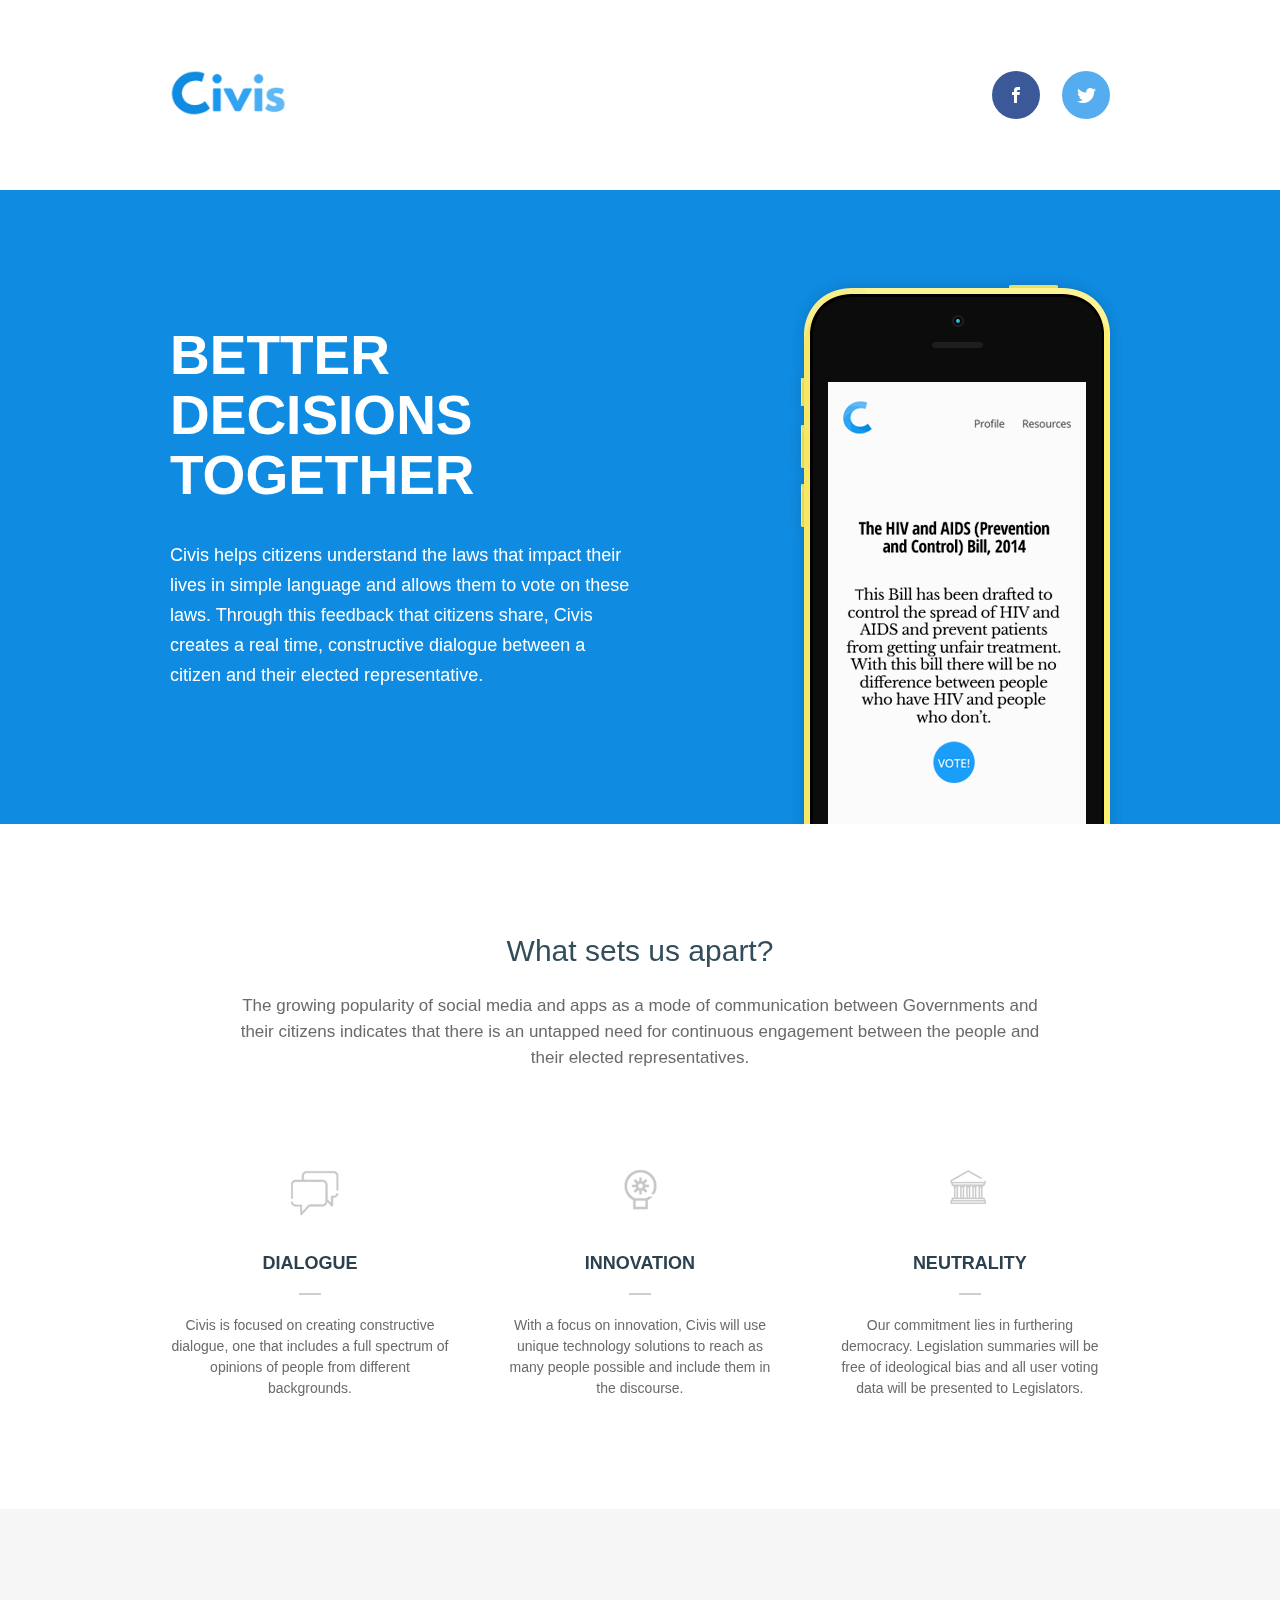
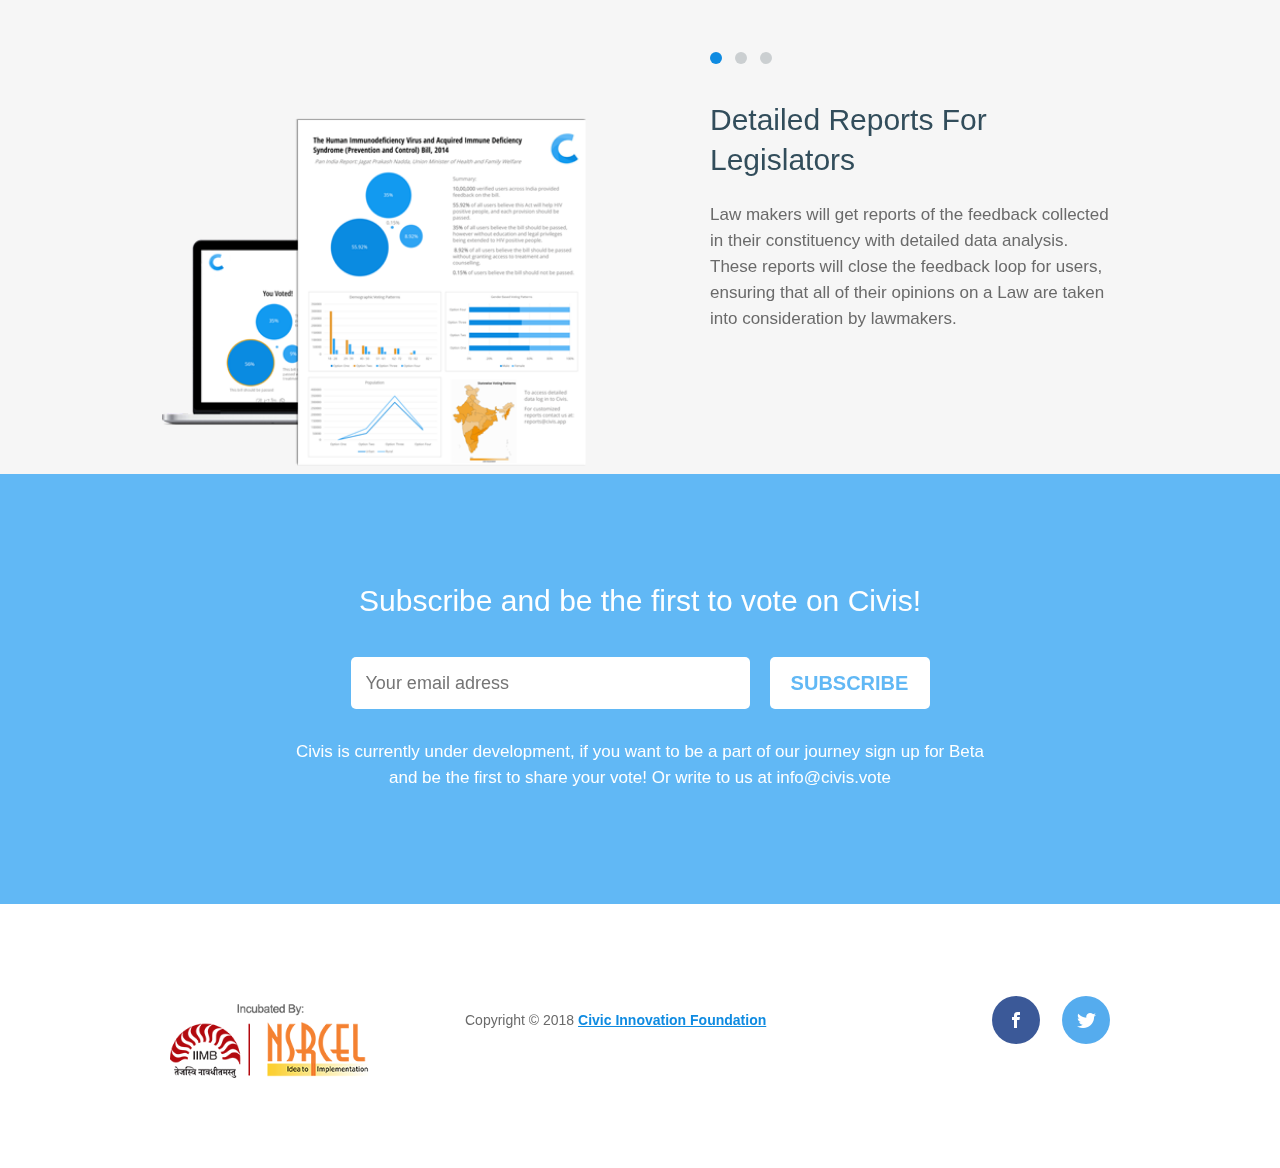
<file: index.html>
<!DOCTYPE HTML>
<html>

<head>
    <meta charset="utf-8">
    <meta name="viewport" content="width=device-width, initial-scale=1">
    <meta name="description" content="">
    <meta name="google-site-verification" content="eruILdauIBqArJfN9y2ay7Apqf8Yb0pgQo76jq3D-NA" />
    <!-- Global site tag (gtag.js) - Google Analytics -->
    <script async src="https://www.googletagmanager.com/gtag/js?id=UA-114435812-1"></script>
    <script>
        window.dataLayer = window.dataLayer || [];
        function gtag() { dataLayer.push(arguments); }
        gtag('js', new Date());

        gtag('config', 'UA-114435812-1');
    </script>
    <title>Civis.Vote</title>
    <link rel="shortcut icon" href="favicon.ico">
    <link rel="stylesheet" href="style.css">
    <!--[if lt IE 9]><script src="js/html5.js"></script><![endif]-->
</head>

<body class="no-js">
    <section class="main">
        <header>
            <div class="wrap">
                <div class="logo">
                    <a href="/">
                        <img src="upload/logo.png" width="117" height="26" alt="Civis">
                    </a>
                </div>
                <!-- logo -->
                <div class="social">
                    <ul class="clearfix">
                        <li>
                            <a class="social-facebook" href="https://www.facebook.com/Civis.Vote/" title="facebook">Facebook</a>
                        </li>
                        <li>
                            <a class="social-twitter" href="https://twitter.com/Civis_Vote" title="twitter">Twitter</a>
                        </li>
                    </ul>
                </div>
                <!--social -->
            </div>
            <!-- wrap -->
        </header>
          <section class="promo">
            <div class="wrap">
                <div class="promo-text">
                    <div class="promo-title">BETTER DECISIONS TOGETHER</div>
                    <p>Civis helps citizens understand the laws that impact their lives in simple language and allows them to
                        vote on these laws. Through this feedback that citizens share, Civis creates a real time, constructive
                        dialogue between a citizen and their elected representative.</p>
                </div>
                <!-- promo-text -->
                <img src="upload/promo.png" width="333" height="551" alt="">
            </div>
            <!-- wrap -->
        </section>
        <!-- promo -->
        <section class="simple">
            <div class="wrap">
                <h1>What sets us apart?</h1>
                <p>The growing popularity of social media and apps as a mode of communication between Governments and their
                    citizens indicates that there is an untapped need for continuous engagement between the people and their
                    elected representatives.</p>
            </div>
            <!-- wrap -->
        </section>
        <!-- simple -->
        <section class="features">
            <div class="wrap">
                <div class="features-columns clearfix">
                    <div class="feature">
                        <div class="ico-help"></div>
                        <h4>DIALOGUE</h4>
                        <p>Civis is focused on creating constructive dialogue, one that includes a full spectrum of opinions
                            of people from different backgrounds.</p>
                    </div>
                    <!-- feature -->
                    <div class="feature">
                        <div class="ico-like"></div>
                        <h4>INNOVATION</h4>
                        <p>With a focus on innovation, Civis will use unique technology solutions to reach as many people possible
                            and include them in the discourse.</p>
                    </div>
                    <!-- feature -->
                    <div class="feature">
                        <div class="ico-present"></div>
                        <h4>NEUTRALITY</h4>
                        <p>Our commitment lies in furthering democracy. Legislation summaries will be free of ideological bias
                            and all user voting data will be presented to Legislators.</p>
                    </div>
                    <!-- feature -->
                </div>
                <!-- features-columns -->
            </div>
            <!-- wrap -->
        </section>
        <!-- features -->
        <section class="tabsblock">
            <div class="wrap">
                <div class="tab">
                    <ul class="tabs clearfix">
                        <li class="active"></li>
                        <li></li>
                        <li></li>
                    </ul>
                    <!-- tabs -->
                    <div class="box visible">
                        <div class="box-text">
                            <h3>Detailed Reports For Legislators</h3>
                            <p>Law makers will get reports of the feedback collected in their constituency with detailed data
                                analysis. These reports will close the feedback loop for users, ensuring that all of their
                                opinions on a Law are taken into consideration by lawmakers.</p>
                        </div>
                        <img src="upload/tabs1.png" width="437" height="459" alt="Detailed Reports For Legislators">
                    </div>
                    <!-- box -->
                    <div class="box">
                        <div class="box-text">
                            <h3>Empowering Citizens</h3>
                            <p>Users can monitor how their legislators have voted by topic, legislation and time frame - in
                                comparison to their own votes. They can also see how other citizens have voted, ensuring
                                that no voice goes unrecognised.</p>
                        </div>
                        <img src="upload/tabs2.png" width="437" height="459" alt="Empowering Citizens">
                    </div>
                    <!-- box -->
                    <div class="box">
                        <div class="box-text">
                            <h3>User Friendly</h3>
                            <p>Legislation and laws can be daunting, Civis makes it simple and easy to understand for everyone,
                                making the voting process a fun one!</p>
                        </div>
                        <img src="upload/tabs3.png" width="437" height="459" alt="Empowering Citizens">
                    </div>
                    <!-- box -->
                </div>
                <!-- tab -->
            </div>
            <!-- wrap -->
        </section>
        <!--  -->
        <section class="subscribe">
            <div class="wrap">
                <div class="subscribe-title">Subscribe and be the first to vote on Civis!</div>
                <div class="subscribe-form clearfix">
                    <form>
                        <input type="email" placeholder="Your email adress" class="subscribe-email">
                        <input type="button" value="Subscribe" class="subscribe-button">
                    </form>
                </div>
                <!-- subscribe-form -->
                <div class="subscribe-note">Civis is currently under development, if you want to be a part of our journey sign up for Beta
                    <br>and be the first to share your vote! Or write to us at info@civis.vote</div>
            </div>
            <!-- wrap -->
        </section>
        <!-- subscribe -->
        <footer>
            <div class="wrap">
                <div class="logo">
                    <a href="http://www.nsrcel.org/">
                        <img src="upload/nsrcel-logo-1.png" width="200" height="44" alt="Incubated By: NSRCEL" img("upload/nsrcel-logo-1.png").paddingTop="10px">
                    </a>
                </div>
                <!-- logo -->
                <div class="copy">
                    <p>Copyright &copy; 2018
                        <a href="#">Сivic Innovation Foundation</a>
                    </p>
                </div>
                <!-- copy -->
                <div class="social">
                    <ul class="clearfix">
                        <li>
                            <a class="social-facebook" href="https://www.facebook.com/Civis.Vote/" title="facebook">Facebook</a>
                        </li>
                        <li>
                            <a class="social-twitter" href="https://twitter.com/Civis_Vote" title="twitter">Twitter</a>
                        </li>
                    </ul>
                </div>
                <!--social -->
            </div>
            <!-- wrap -->
        </footer>
    </section>
    <!-- main -->
    <script src="js/jquery.js"></script>
    <script src="js/library.js"></script>
    <script src="js/script.js"></script>
    <script src="js/retina.js"></script>
</body>

</html>
</file>
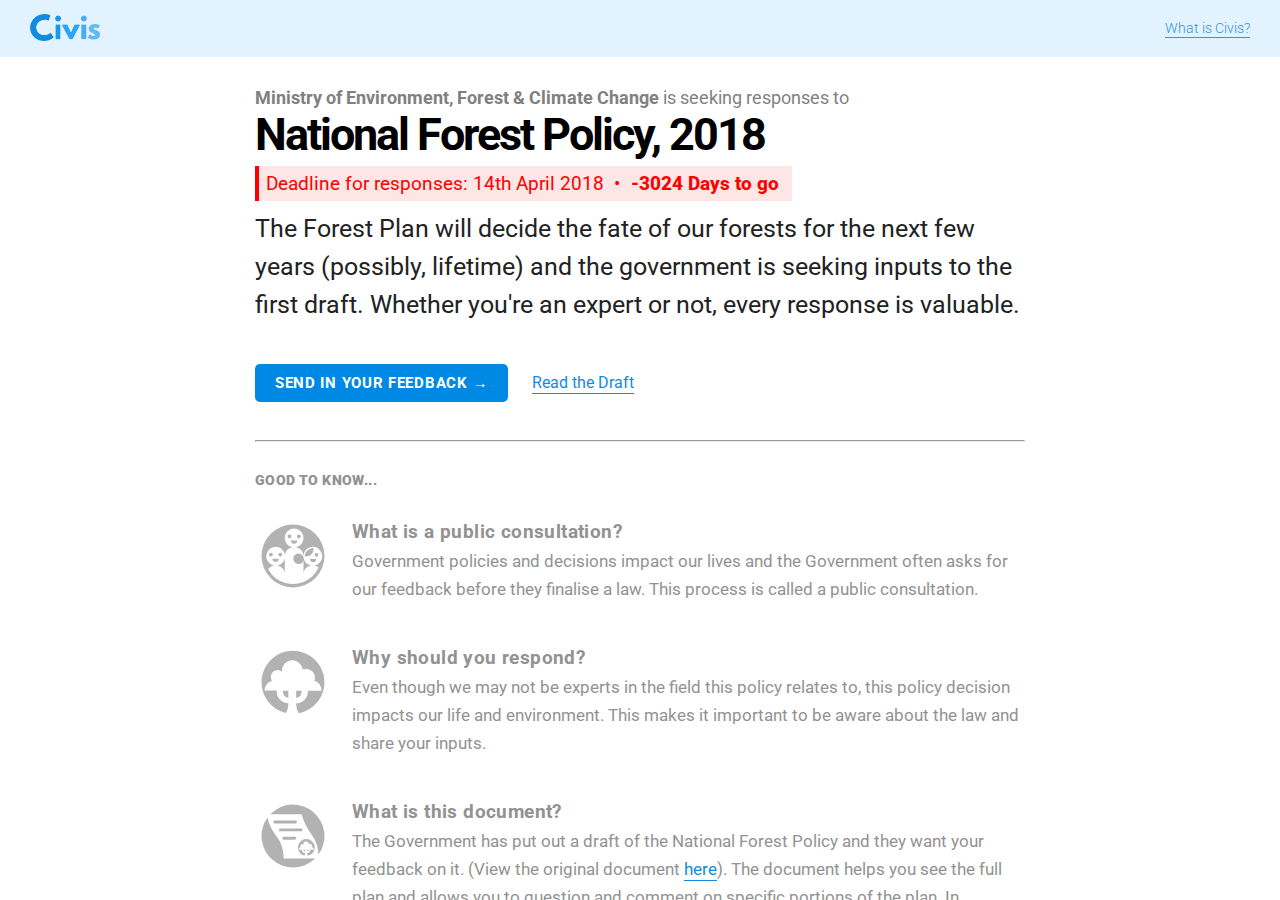
<file: nfp2018.html>
<html lang="en">

<head>
  <meta charset="utf-8">
  <meta name="viewport" content="width=device-width, initial-scale=1">
  <meta name="description" content="">
  <meta name="google-site-verification" content="eruILdauIBqArJfN9y2ay7Apqf8Yb0pgQo76jq3D-NA" />
  <!-- Global site tag (gtag.js) - Google Analytics -->
  <script async src="https://www.googletagmanager.com/gtag/js?id=UA-114435812-1"></script>
  <script>
    window.dataLayer = window.dataLayer || [];
    function gtag() { dataLayer.push(arguments); }
    gtag('js', new Date());

    gtag('config', 'UA-114435812-1');
  </script>

  <link href="https://fonts.googleapis.com/css?family=Roboto:300,400,700,900" rel="stylesheet">
  <style>
    * {
      box-sizing: border-box;
    }

    body {
      font-family: 'Roboto', sans-serif;
      margin: 0;
      padding: 0;
      height: 100%;
    }

    .column {
      width: 100%;
      float: left;
      margin: 0 auto;
    }

    .column.description {
      background-color: white;
      position: fixed;
      height: 100%;
      visibility: visible;
      overflow: scroll;
    }

    .overlay {
      padding: 30px;
      max-width: 830px;
      margin: 0 auto;
    }

    .logo {
      width: 70px;
      margin: 4px 30px 4px 20px;
      float: left;
    }
    #logo-header{
      background-color:#e2f2ff;
      padding: 10px;
      height: 57px;
    }

    h1 {
      font-size: 3rem;
      letter-spacing: -2px;
      margin: 0px 0px 0px 0px;
      font-size: 2.8rem;
    }

    .title {
      font-size: 18px;
      color:#808080;
    }

    #page-content {
      max-width: 900px;
      margin: auto;
      padding: 20px;
    }

    .deadline {
      font-size: 1.2rem;
      color: red;
      display: inline-block;
      margin: 5px 0px 5px 0px;
      line-height: 35px;
      border-left: 4px solid red;
      padding: 0px 7px;
      background: #ffe6e6;
    }

    h3 {
      margin-bottom: 0;
      letter-spacing: 0.4px;
      color: #929292;
    }

    p {
      font-size: 17px;
      line-height: 28px;
      margin: 4px 0 40px;
      color: #929292;
    }

    .emphasis {
      padding: 2px 6px;
      font-weight: 800;
    }

    a {
      color: #0F8BE1;
      text-underline-position: under;
    }

    #goto-form {
      display: inline-block;
      padding: 10px 20px;
      color: white;
      text-transform: uppercase;
      font-size: 15px;
      font-weight: 700;
      cursor: pointer;
      background: #0089e4;
      border-radius: 5px;
      letter-spacing: 0.7px;
      /* float: right; */
      margin-bottom: 30px;
    }
    #goto-form:hover{
      background: #0063a5;
    }
    .header-link{
      float: right;
      margin: 10px 20px 4px 20px;
      font-size: 14px;
      font-weight: 300;
      color: #3296dc;
    }
    #big-note{
      line-height: 38px;
      font-size: 25px;
      color: #222;
    }
    .icon{
      width: 70px;
      float: left;
      margin-right: 20px;
      opacity: 0.7;
    }
    .top-align{
      vertical-align: top;
    }
    }
    @media only screen and (min-width: 320px) and (max-width: 480px) {
      .column {
        width: 100%;
        height: 100vh;
        float: left
      }

      .header {
        padding: 20px;
      }

      .title {
        font-size: 1rem;
      }
      h1{
        font-size: 1.9rem;
        letter-spacing: 0px;
        line-height: 33px;
        margin-top: 10px;
      }
      h2{

      }
      h3{
        font-size: 1rem;
        letter-spacing: 0.9px;
      }
      p {
        font-size: 1rem;
        line-height: 23px;
        margin: 2px 0 40px;
      }
      .deadline{
        line-height: 25px;
        margin: 10px 0px 10px 0px;
        font-size: 18px;
        padding: 9px;
      }
      #big-note {
        line-height: 29px;
        font-size: 21px;
      }
      #goto-form{
        width: 100%;
        text-align: center;
      }
      .read-draft{
        text-align: center;
        display: block;
        margin: 0px 0px 30px 0px;
      }
    }
  </style>
</head>

<body>
  <div class="column description" id="description">
    <div id='logo-header'>
      <img class="logo" src="upload/logo2x.png" alt="Civis - BETTER DECISIONS TOGETHER"/>
      <a class="header-link" href='http://www.civis.vote' target="_blank">What is Civis?</a>
    </div>
    <div class="overlay">
      <div class="title"><b>Ministry of Environment, Forest &amp; Climate Change</b> is seeking responses to</div>
      <h1>National Forest Policy, 2018</h1>
      <div class="deadline">Deadline for responses: 14th April 2018&nbsp;&nbsp;&bull;
      <span class='emphasis'>
          <span style='font-weight:800;'><span id="days-remaining"></span> Days to go</span></span>
      </div>
      <p id='big-note'>The Forest Plan will decide the fate of our forests for the next few years (possibly, lifetime) and the government is seeking inputs to the first draft. Whether you're an expert or not, every response is valuable.</p>

      <div id='goto-form'>Send in your feedback&nbsp;&rarr;</div>
      <a class='read-draft' style='margin-left:20px;' target="_blank" href='http://www.moef.nic.in/sites/default/files/Inviting%20comments%20from%20all%20concerned%20stakeholders%20on%20Draft%20National%20Forest%20Policy%202018_1.pdf'>Read the Draft</a>

      <hr/>
      <h3 style='text-transform:uppercase;font-size: 14px;margin: 30px 0px;font-weight: 900;'>Good to know...</h3>

      <table>
        <tr>
          <td class='top-align'><img class='icon' src='upload/1.svg'/></td>
          <td>
            <h3>What is a public consultation?</h3>
            <p>Government policies and decisions impact our lives and the Government often asks for our feedback before they finalise a law. This process is called a public consultation.</p>
          </td>
        </tr>

        <tr>
        <td class='top-align'><img class='icon' src='upload/2.svg'/></td>
        <td>
          <h3>Why should you respond?</h3>
          <p>Even though we may not be experts in the field this policy relates to, this policy decision impacts our life and environment.
            This makes it important to be aware about the law and share your inputs.
          </p>
        </td>
        </tr>

        <tr>
        <td class='top-align'><img class='icon' src='upload/3.svg'/></td>
        <td>
        <h3>What is this document?</h3>
        <p>
          The Government has put out a draft of the National Forest Policy and they want your feedback on it. (View the original document
          <a href="./resources/dnfp2018.pdf">here</a>). The document helps you see the full plan and allows you to question and comment on specific portions of
          the plan. In addition, we have put together a simple version of the plan that you can submit your feedback on and
          we have a
          <a href="https://www.facebook.com/groups/1042698099204934/about/">forum on Facebook</a> where you can participate in a detailed discussion on it.
        </p>
        </td>
        </tr>

      </table>

    </div>
  </div>
  <div class="column form">
    <iframe src="https://docs.google.com/forms/d/e/1FAIpQLSdHKzLnLinirLdj9WW1db57CKc2IG6bW0GejNrn8vQD8r7QfA/viewform?embedded=true"
      width="100%" height="100%" style="display: block;" frameborder="0" marginheight="0" marginwidth="0">Loading...</iframe>
  </div>
  <script>
    document.addEventListener("DOMContentLoaded", function (event) {
      let expiryDate = new Date('14 APR 2018');
      let daysRemaining = Math.floor((expiryDate.getTime() - Date.now()) / 1000 / 60 / 60 / 24);
      document.querySelector('#days-remaining').innerHTML = daysRemaining.toString();

      document.querySelector('#goto-form').addEventListener('click', function () {
        document.querySelector('#description').style.visibility = 'hidden';
        ga('send', {
          hitType: 'event',
          eventCategory: 'Button',
          eventAction: 'goto-form',
          eventLabel: 'NFP2018'
        });
      });
    });
  </script>
</body>

</html>
</file>
<file: style.css>
/* reset -------------------------- */
html,
body,
div,
ul,
ol,
li,
dl,
dt,
dd,
h1,
h2,
h3,
h4,
h5,
h6,
pre,
form,
dfn,
del,
p,
blockquote,
fieldset,
input,
textarea,
select,
article,
aside,
details,
figcaption,
figure,
footer,
header,
hgroup,
nav,
section,
button,
canvas,
video {
  margin: 0;
  padding: 0;
}
h1,
h2,
h3,
h4,
h5,
h6,
pre,
code,
address,
caption,
cite,
code,
th,
dfn,
del {
  font-weight: normal;
  font-style: normal;
}
ul,
ol {
  list-style: none;
}
fieldset,
img {
  border: none;
}
caption,
th {
  text-align: left;
}
table {
  border-collapse: collapse;
  border-spacing: 0;
}
input[type="button"],
input[type="submit"],
input[type="reset"],
button {
  cursor: pointer;
  line-height: normal;
}
button,
input {
  line-height: normal;
}
input[type="hidden"],
[hidden],
.hidden {
  display: none;
}
textarea {
  overflow: auto;
  resize: none;
}
article,
aside,
details,
figcaption,
figure,
footer,
header,
nav,
section,
.clearfix {
  display: block;
}
audio,
canvas,
video {
  display: inline-block;
}
a > img {
  vertical-align: bottom;
}
strong,
b {
  font-weight: bold;
}
em,
i {
  font-style: italic;
}
del {
  text-decoration: line-through;
}
:focus {
  outline: none;
}

/* tools -------------------------- */
.clear {
  clear: both;
  display: block;
  line-height: 0;
  height: 0;
  font-size: 0;
}
.clearfix:after,
.wrap:after,
aside:after,
section:after,
article:after,
.text:after {
  content: ".";
  display: block;
  clear: both;
  visibility: hidden;
  line-height: 0;
  height: 0;
  font-size: 0;
}
.align-left {
  float: left !important;
}
.align-right {
  float: right !important;
}
.overflow-hidden {
  overflow: hidden;
  display: block;
}

/* common -------------------------- */
html {
  height: 100%;
  background: #ffffff;
}
body {
  height: 100%;
  font: 17px/26px "Helvetica Neue", Helvetica, Arial, sans-serif;
  color: #6a6a6a;
  -webkit-font-smoothing: antialiased;
  -webkit-backface-visibility: hidden;
  backface-visibility: hidden;
}
.main {
  min-height: 100%;
  overflow: hidden;
  -moz-box-sizing: border-box;
  -webkit-box-sizing: border-box;
  box-sizing: border-box;
}
.wrap {
  margin: 0 auto;
  max-width: 940px;
  padding: 0 30px;
}
a {
  color: #0096ff;
  cursor: pointer;
  -moz-transition: color 0.15s linear;
  -o-transition: color 0.15s linear;
  -webkit-transition: color 0.15s linear;
  transition: color 0.15s linear;
}
a:hover {
  color: #1e85a7;
}
.error {
  color: #ff0000 !important;
  border-color: #ff0000 !important;
}

.success {
  color: #00cc00 !important;
  border-color: #00cc00 !important;
}

.disabled {
  color: #999999 !important;
  border-color: #999999 !important;
  cursor: default !important;
}
.social li a,
.ico-help,
.ico-like,
.ico-present,
.istore a:after {
  background: url(images/sprite.png) no-repeat 0 0;
}
h1,
h2,
h3,
h4,
h5,
h6 {
  color: #324d5b;
}
h1,
h2,
h3 {
  font-size: 30px;
  line-height: 40px;
  margin: 0 0 22px;
}
img {
  max-width: 100%;
  height: auto;
}

/* header -------------------------- */
header {
  padding: 69px 0;
}
header .logo {
  float: left;
}
header .logo a {
  display: inline-block;
}
.social {
  float: right;
  padding: 2px 0;
}
.social li {
  float: left;
  margin: 0 0 0 22px;
}
.social li a {
  display: block;
  width: 48px;
  height: 48px;
  text-indent: -9999px;
  background-color: #3b5998;
  -moz-border-radius: 50%;
  -webkit-border-radius: 50%;
  border-radius: 50%;
  -moz-transition: background-color 0.2s linear;
  -o-transition: background-color 0.2s linear;
  -webkit-transition: background-color 0.2s linear;
  transition: background-color 0.2s linear;
}
.social li a.social-facebook {
  background-position: 0 0;
}
.social li a.social-facebook:hover {
  background-color: #4f6aa3;
}
.social li a.social-facebook:active {
  background-color: #355089;
}
.social li a.social-twitter {
  background-position: -50px 0;
  background-color: #55acee;
}
.social li a.social-twitter:hover {
  background-color: #66b4f0;
}
.social li a.social-twitter:active {
  background-color: #4c9ad6;
}
.social li a.social-googleplus {
  background-position: -100px 0;
  background-color: #dd4b39;
}
.social li a.social-googleplus:hover {
  background-color: #e05d4d;
}
.social li a.social-googleplus:active {
  background-color: #c64333;
}

/* footer -------------------------- */
footer {
  padding: 90px 0;
}
footer .logo {
  float: left;
  margin: 0 95px 0 0;
}
footer .logo img {
  display: block;
}
.istore {
  float: left;
  position: relative;
  line-height: 36px;
  text-align: center;
  margin: 8px 62px 8px 0;
}
.istore a {
  position: relative;
  display: inline-block;
  line-height: 36px;
  font-size: 14px;
  padding: 0 0 0 47px;
}
.istore a:after {
  content: "";
  position: absolute;
  left: 0;
  top: 0;
  background-color: #61b8f5;
  background-position: -150px 0;
  width: 36px;
  height: 36px;
  -moz-border-radius: 50%;
  -webkit-border-radius: 50%;
  border-radius: 50%;
  -moz-transition: background-color 0.15s linear;
  -o-transition: background-color 0.15s linear;
  -webkit-transition: background-color 0.15s linear;
  transition: background-color 0.15s linear;
}
.istore:hover:after {
  background-color: #1e85a7;
}
.copy {
  float: left;
  font-size: 14px;
  line-height: 36px;
  margin: 8px 0;
}
.copy a {
  color: #0f8be1;
  font-weight: bold;
}
.copy a:hover {
  color: #318f7e;
}

/* content -------------------------- */
.simple {
  text-align: center;
  padding: 107px 0 95px;
}
.simple p {
  margin: 0 60px 16px;
}
.promo {
  background: #0f8be1;
  color: #ffffff;
}
.promo .wrap {
  position: relative;
  min-height: 634px;
}
.promo-text {
  width: 460px;
  height: 634px;
  display: table-cell;
  vertical-align: middle;
  font-size: 18px;
  line-height: 30px;
}
.promo-text p {
  padding: 35px 0 0;
}
.promo .wrap img {
  position: absolute;
  bottom: 0;
  right: 18px;
}
.promo-title {
  font-size: 55px;
  line-height: 60px;
  font-weight: bold;
}
.promo-button {
  display: inline-block;
  white-space: nowrap;
  height: 52px;
  line-height: 52px;
  font-weight: bold;
  font-size: 20px;
  text-decoration: none;
  padding: 0 30px;
  background: #ffffff;
  text-transform: uppercase;
  -moz-border-radius: 5px;
  -webkit-border-radius: 5px;
  border-radius: 5px;
  -moz-transition: all 0.15s linear;
  -o-transition: all 0.15s linear;
  -webkit-transition: all 0.15s linear;
  transition: all 0.15s linear;
}
.promo-button:hover {
  background-color: #e2f9f5;
  color: #26a5d1;
}
.promo-button:active {
  color: #188bb2;
  background-color: #e2f9f5;
  -moz-box-shadow: inset 0 2px 0 rgba(0, 0, 1, 0.1);
  -webkit-box-shadow: inset 0 2px 0 rgba(0, 0, 1, 0.1);
  box-shadow: inset 0 2px 0 rgba(0, 0, 1, 0.1);
}
.promo-link {
  color: #ffffff;
  font-size: 20px;
  line-height: 52px;
  font-weight: bold;
  margin: 0 0 0 35px;
  text-transform: uppercase;
  white-space: nowrap;
}
.promo-link:hover {
  color: #c9f9f0;
}
.features {
  margin: -25px 0 60px;
}
.features-columns {
  margin: 0 -25px;
}
.feature {
  float: left;
  width: 33.33%;
  text-align: center;
  font-size: 14px;
  line-height: 21px;
  padding: 0 25px;
  margin: 0 0 50px;
  -moz-box-sizing: border-box;
  -webkit-box-sizing: border-box;
  box-sizing: border-box;
}
.feature h4 {
  font-size: 18px;
  line-height: 20px;
  text-transform: uppercase;
  color: #2b414d;
  font-weight: bold;
  position: relative;
  margin: 0 0 42px;
}
.feature h4:after {
  position: absolute;
  bottom: -22px;
  left: 0;
  right: 0;
  margin: 0 auto;
  width: 22px;
  height: 2px;
  background-color: #cbcfd1;
  content: "";
  -moz-transition: all 0.15s linear;
  -o-transition: all 0.15s linear;
  -webkit-transition: all 0.15s linear;
  transition: all 0.15s linear;
}
.feature:hover h4:after {
  background-color: #0f8be1;
}
.ico-help,
.ico-like,
.ico-present {
  width: 64px;
  height: 64px;
  margin: 0 auto 32px;
  background-position: 0 -50px;
}
.ico-like {
  background-position: -100px -50px;
}
.ico-present {
  background-position: -200px -50px;
}
.tabsblock {
  background: #f6f6f6;
}
.tabsblock .wrap {
  position: relative;
  min-height: 565px;
}
.tabsblock .wrap img {
  position: absolute;
  left: 22px;
  bottom: 0;
}
.tab {
  padding-left: 540px;
  width: 400px;
  display: table-cell;
  height: 565px;
  vertical-align: middle;
}
.tabs {
  padding: 0 0 23px;
}
.tabs li {
  width: 12px;
  height: 12px;
  -moz-border-radius: 6px;
  -webkit-border-radius: 6px;
  border-radius: 6px;
  float: left;
  background-color: #cbcfd1;
  margin: 0 13px 13px 0;
  -moz-transition: background-color 0.15s linear;
  -o-transition: background-color 0.15s linear;
  -webkit-transition: background-color 0.15s linear;
  transition: background-color 0.15s linear;
  cursor: pointer;
}
.tabs li:hover {
  background-color: #8cc6bc;
}
.tab li.active {
  cursor: default;
  background-color: #0f8be1;
}
.box {
  display: none;
}
.box.visible {
  display: block;
}
.subscribe {
  background: #61b8f5;
  text-align: center;
  color: #ffffff;
  text-align: center;
  padding: 107px 0 113px;
}
.subscribe-title {
  font-size: 30px;
  line-height: 40px;
  margin: 0 0 36px;
}
.subscribe-form {
  display: inline-block;
  margin: 0 0 30px;
}
.subscribe-email {
  float: left;
  border: 0;
  width: 399px;
  height: 52px;
  font-size: 18px;
  line-height: 22px;
  padding: 15px;
  background: #ffffff;
  margin: 0 10px;
  -moz-border-radius: 5px;
  -webkit-border-radius: 5px;
  border-radius: 5px;
  -moz-box-sizing: border-box;
  -webkit-box-sizing: border-box;
  box-sizing: border-box;
}
.subscribe-button {
  float: left;
  border: 0;
  width: 160px;
  height: 52px;
  text-align: center;
  font-weight: bold;
  font-size: 20px;
  color: #61b8f5;
  background: #ffffff;
  text-transform: uppercase;
  margin: 0 10px;
  -moz-border-radius: 5px;
  -webkit-border-radius: 5px;
  border-radius: 5px;
  -moz-box-sizing: border-box;
  -webkit-box-sizing: border-box;
  box-sizing: border-box;
}
.subscribe-note {
  clear: both;
}

/* Responsive -------------------------- */
@media (max-width: 959px) {
  .promo .wrap {
    min-height: 0;
  }
  .promo .wrap img {
    position: relative;
    right: auto;
    bottom: auto;
    display: block;
    margin: 0 auto;
  }
  .promo-text {
    text-align: center;
    display: block;
    height: auto;
    width: auto;
    padding: 65px 0 48px;
  }
  .promo-title {
    font-size: 40px;
    line-height: 50px;
  }
  .promo-link,
  .promo-button {
    margin: 0 15px 15px;
  }
  footer {
    padding-top: 0;
    background-color: #f6f6f6;
  }
  footer .logo {
    display: none;
  }
  .copy,
  .istore,
  .social {
    float: none;
    margin: 0;
    text-align: center;
  }
  .copy {
    padding: 80px 0 25px;
  }
  .istore {
    background: #ffffff;
    margin: 0 -30px;
    padding: 80px 30px;
  }
  .social ul {
    display: inline-block;
  }
  .social ul li {
    margin: 0 11px 11px;
  }
  .subscribe-email {
    width: 300px;
  }
  .tabsblock {
    padding-top: 60px;
  }
  .tabsblock .wrap {
    min-height: 0;
  }
  .tabsblock .wrap img {
    position: relative;
    left: auto;
    bottom: auto;
    display: block;
    margin: 0 auto;
  }
  .tab {
    text-align: center;
    padding-left: 0;
    width: auto;
    display: block;
    height: auto;
  }
  .tabs {
    display: inline-block;
  }
  .tabs li {
    margin: 0 7px 13px 6px;
  }
  .box-text {
    margin: 0 0 60px;
  }
}
@media (max-width: 767px) {
  header {
    text-align: center;
  }
  header .logo {
    float: none;
    display: inline-block;
  }
  header .social {
    display: none;
  }
  .feature {
    width: 100%;
  }
  .subscribe-email {
    width: 200px;
  }
}
@media (max-width: 479px) {
  body {
    word-wrap: break-word;
  }
  .simple p {
    margin-left: 0;
    margin-right: 0;
  }
  .subscribe-email {
    width: 100%;
    margin-bottom: 15px;
    text-align: center;
  }
  .subscribe-button {
    width: 100%;
  }
}
.notification {
  background: #fffecb;
  padding: 19px;
  color: black;
  text-align: center;
  box-shadow: 0px 0px 140px rgba(0, 137, 228, 0.3);
}
/* Retina -------------------------- */
@media only screen and (-webkit-min-device-pixel-ratio: 2),
  only screen and (min--moz-device-pixel-ratio: 2),
  only screen and (-o-min-device-pixel-ratio: 2/1),
  only screen and (min-device-pixel-ratio: 2),
  only screen and (min-resolution: 192dpi),
  only screen and (min-resolution: 2dppx) {
  .social li a,
  .ico-help,
  .ico-like,
  .ico-present,
  .istore a:after {
    background-image: url(images/sprite2x.png);
    -moz-background-size: 300px 150px;
    -ie-background-size: 300px 150px;
    -o-background-size: 300px 150px;
    -webkit-background-size: 300px 150px;
    background-size: 300px 150px;
  }
}
</file>
